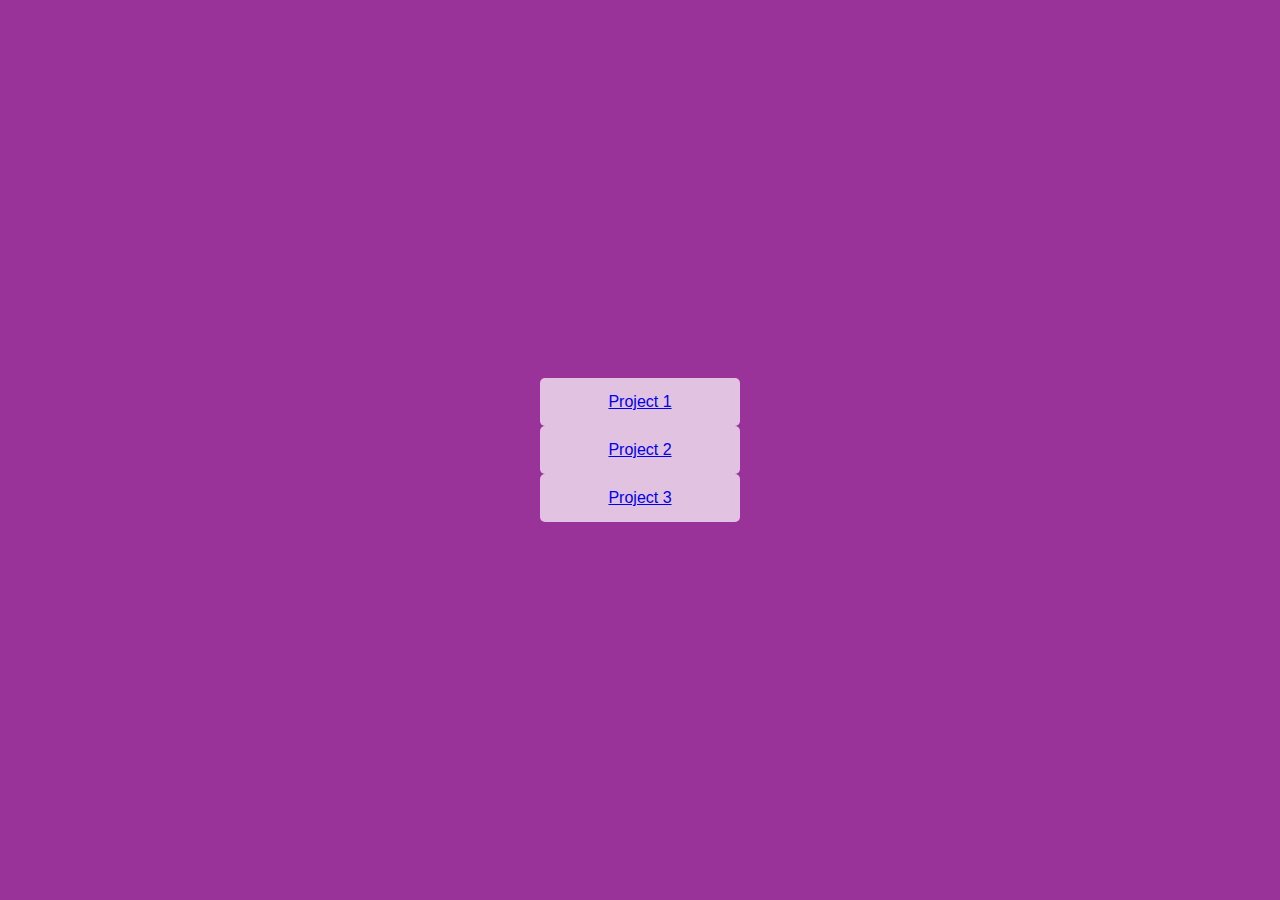
<file: index.html>
<!DOCTYPE html>
<html lang="en">
<head>
    <meta charset="UTF-8">
    <meta name="viewport" content="width=device-width, initial-scale=1.0">
    <title>Project Links</title>
    <link rel="stylesheet" href="styles.css">
</head>
<body>
    <div class="container">
        <div class="project" id="project1">
            <a href="https://monarchfs.github.io/My_Projects/Youtube_clone/Youtube.html">Project 1</a>
        </div>
        <div class="project" id="project2">
            <a href="https://monarchfs.github.io/My_Projects/RPG_Game/index.html">Project 2</a>
        </div>
        <div class="project" id="project3">
            <a href="project3.html" onclick="alert('Project 3 is currently ongoing. Please check back later for updates!'); return false;">Project 3</a>
        </div>
    </div>
</body>
</html>
</file>
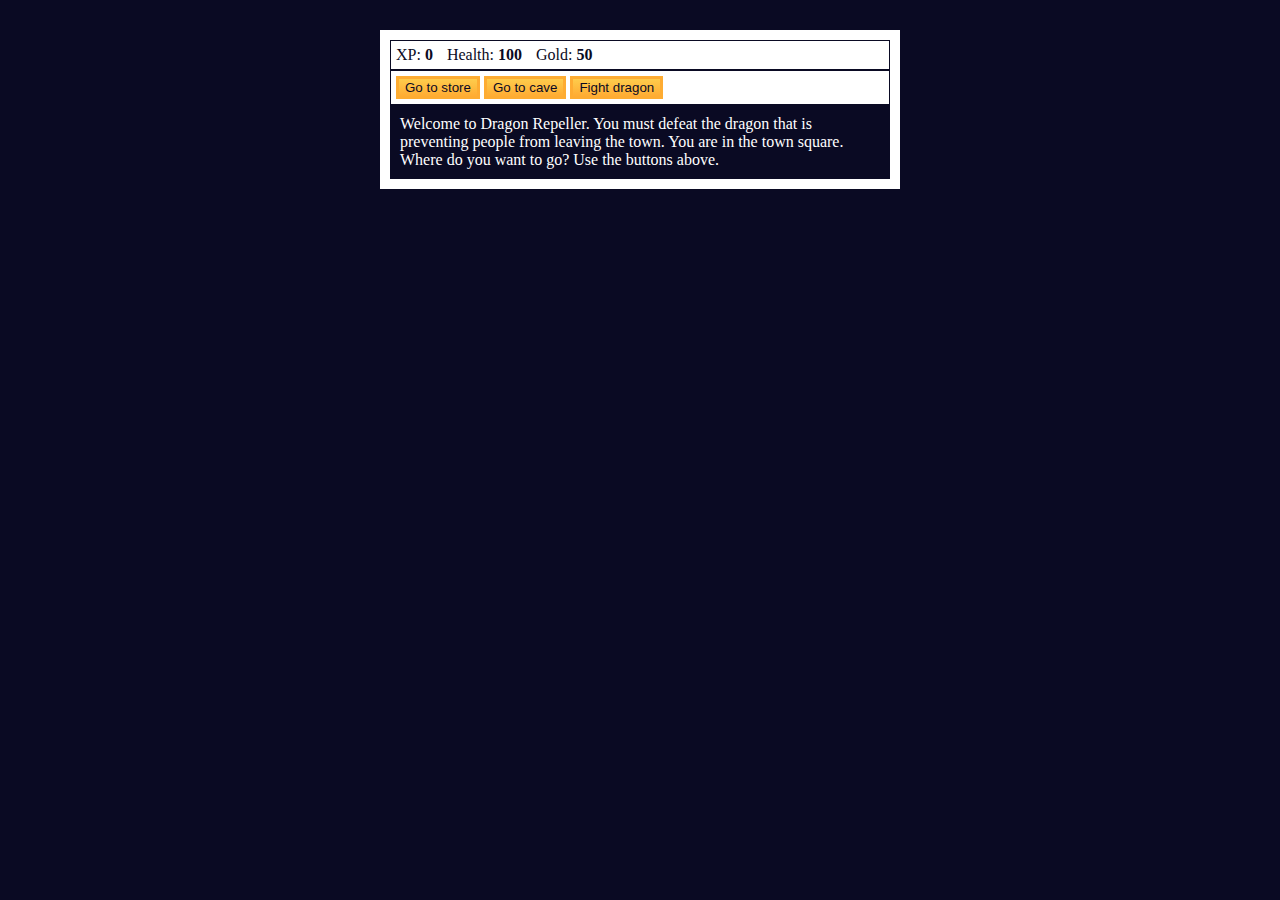
<file: RPG_Game/index.html>
<!DOCTYPE html>
<html lang="en">
  <head>
    <meta charset="utf-8">
    <link rel="stylesheet" href="./style.css">
    <title>RPG - Dragon Repeller</title>
  </head>
  <body>
    <div id="game">
      <div id="stats">
        <span class="stat">XP: <strong><span id="xpText">0</span></strong></span>
        <span class="stat">Health: <strong><span id="healthText">100</span></strong></span>
        <span class="stat">Gold: <strong><span id="goldText">50</span></strong></span>
      </div>
      <div id="controls">
        <button id="button1">Go to store</button>
        <button id="button2">Go to cave</button>
        <button id="button3">Fight dragon</button>
      </div>
      <div id="monsterStats">
        <span class="stat">Monster Name: <strong><span id="monsterName"></span></strong></span>
        <span class="stat">Health: <strong><span id="monsterHealth"></span></strong></span>
      </div>
      <div id="text">
        Welcome to Dragon Repeller. You must defeat the dragon that is preventing people from leaving the town. You are in the town square. Where do you want to go? Use the buttons above.
      </div>
    </div>
    <script src="./script.js"></script>
  </body>
</html>
</file>
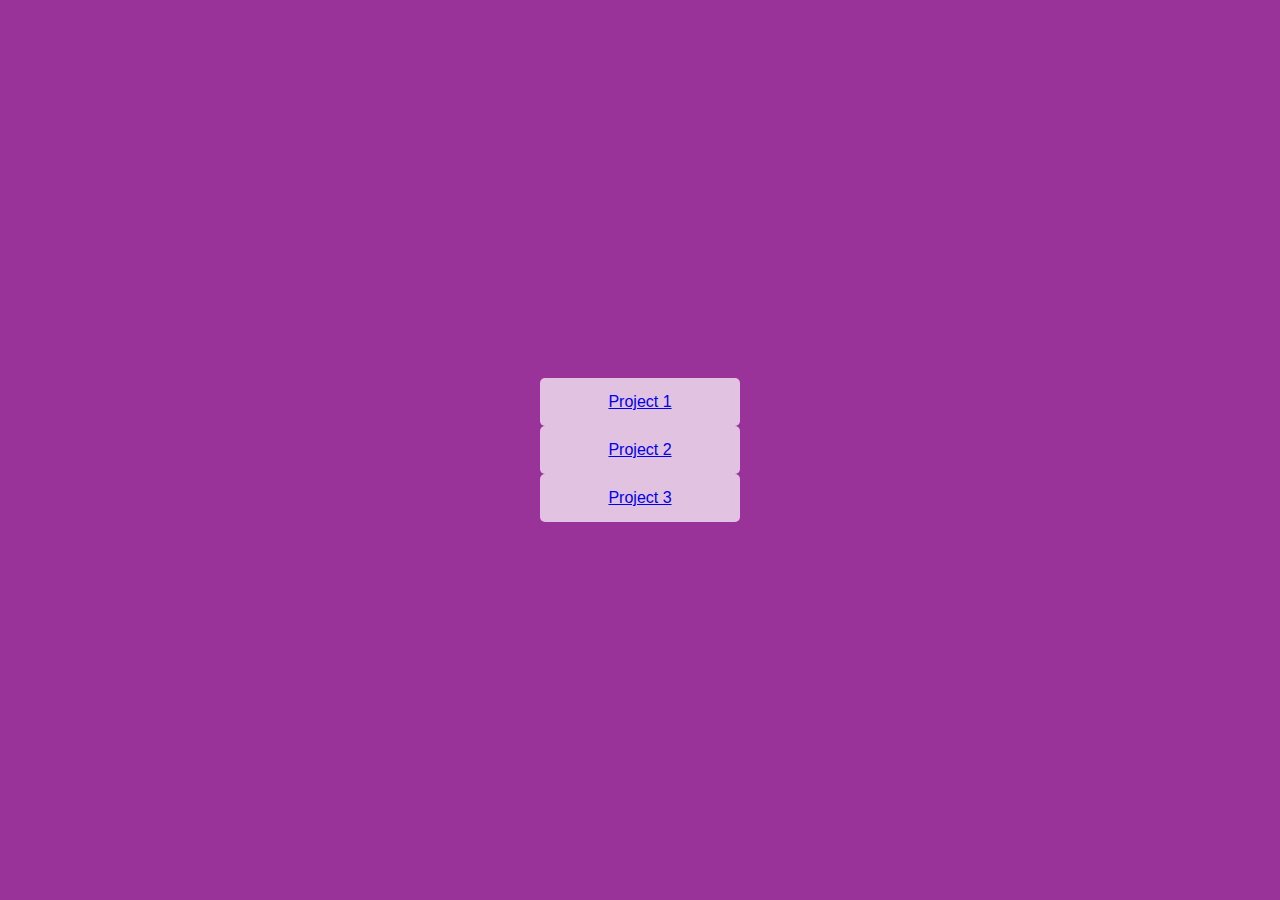
<file: myrepo.html>
<!DOCTYPE html>
<html lang="en">
<head>
    <meta charset="UTF-8">
    <meta name="viewport" content="width=device-width, initial-scale=1.0">
    <title>Project Links</title>
    <link rel="stylesheet" href="styles.css">
</head>
<body>
    <div class="container">
        <div class="project" id="project1">
            <a href="project1.html">Project 1</a>
        </div>
        <div class="project" id="project2">
            <a href="project2.html">Project 2</a>
        </div>
        <div class="project" id="project3">
            <a href="project3.html">Project 3</a>
        </div>
    </div>
</body>
</html>
</file>
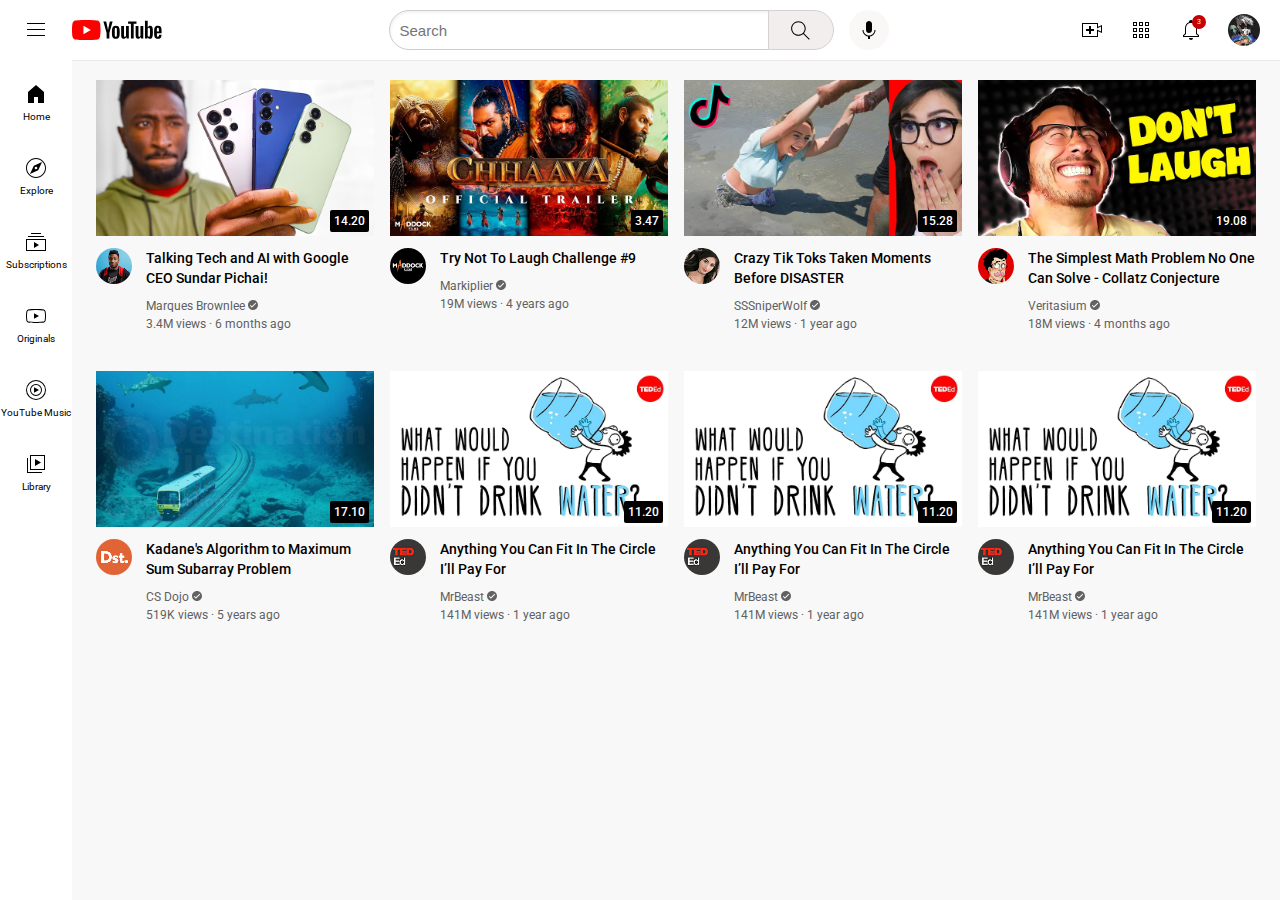
<file: Youtube_clone/Youtube.html>
<!DOCTYPE html>
<html>
  <head>
    <title>Youtube.com</title>
    <link rel="preconnect" href="https://fonts.googleapis.com">
    <link rel="preconnect" href="https://fonts.gstatic.com" crossorigin>
    <link href="https://fonts.googleapis.com/css2?family=Roboto:wght@400;500;700&display=swap" rel="stylesheet">
    <meta charset="UTF-8">
    <meta name="viewport" content="width=device-width, initial-scale=1.0">
    <link rel="stylesheet" href="styles/general.css">
    <link rel="stylesheet" href="styles/header.css">
    <link rel="stylesheet" href="styles/video.css">
    <link rel="stylesheet" href="styles/sidebar.css">

  </head>
  <body>
    <header class="header">
      <div class="left-section">
        <img class="ham-menu" src="icons/hamburger-menu.svg" alt="">
        <img class="youtube-logo" src="icons/youtube-logo.svg" alt="">
      </div>

      <div class="middle-section">
        <input class="search-bar" type="text" placeholder="Search">
        <button class="search-button">
          <img class="search-icon" src="icons/search.svg" alt="">
          <div class="tool-tip">Search</div>
        </button>
        <button class="voice-search-button">
          <img  class="voice-search-icon" src="icons/voice-search-icon.svg" alt="">
          <div class="tool-tip">Search with your voice</div>
        </button>
      </div>

      <div class="right-section">
        <div class="upload-icon-container">
          <img class="upload-icon" src="icons/upload.svg" alt="">
          <div class="tool-tip">Create</div>
        </div>
        
        <div class="youtube-apps-icon-container">
          <img class="youtube-apps-icon" src="icons/youtube-apps.svg" alt="">
          <div class="tool-tip">YouTube apps</div>
        </div>
        
        <div  class="notification-icon-container">
          <img class="notification-icon" src="icons/notifications.svg" alt="">
          <div class="notifications-count">3</div>
          <div class="tool-tip">Notifications</div>
        </div>
        
        <img class="current-user-picture" src="channel-pics/b9179707ad91ec06e95e6d10ba9175c0.jpg" alt="">
      </div>
      
    </header>

      <nav class="sidebar">
        <div  class="sidebar-link">
          <img src="icons/home.svg" alt="">
          <div>Home</div>
        </div>
        <div  class="sidebar-link">
          <img src="icons/explore.svg" alt="">
            <div>Explore</div>
        </div>
        <div  class="sidebar-link">
          <img src="icons/subscriptions.svg" alt="">
            <div>Subscriptions</div>
        </div>
        <div  class="sidebar-link">
          <img src="icons/originals.svg" alt="">
            <div>Originals</div>
        </div>
        <div  class="sidebar-link">
          <img src="icons/youtube-music.svg" alt="">
            <div>YouTube Music</div>
        </div>
        <div  class="sidebar-link">
          <img src="icons/library.svg" alt="">
            <div>Library</div>
        </div>
      </nav>

      <main>
        <section class="video-grid">
          <div class="video-preview">
            <div class="thumbnail-row">
              <img class="thumbnail" src="Thumbnails/thumb1.webp">
              <div class="video-time">14.20</div>
            </div>
            <div class="video-info-grid">
              <div class="channel-picture">
                <img class="profile-picture" src="channel-pics/channel-1.webp">
              </div>
              <div class="video-info">
                <p class="video-title">
                  Talking Tech and AI with Google CEO Sundar Pichai!
                </p>
                <p class="video-author">
                  Marques Brownlee <img class="checkmark" src="icons/YT_Official_Verified_Checkmark_Circle.svg" alt="">
                </p>
                <p class="video-stats">
                  3.4M views &#183; 6 months ago
                </p>
              </div>
            </div>
          </div>
    
          <div class="video-preview">
            <div class="thumbnail-row">
              <img class="thumbnail" src="Thumbnails/thumb2.webp">
              <div class="video-time">3.47</div>
            </div>
            <div class="video-info-grid">
              <div class="channel-picture">
                <img class="profile-picture" src="channel-pics/channel-2.webp">
              </div>
              <div class="video-info">
                <p class="video-title">
                  Try Not To Laugh Challenge #9
                </p>
                <p class="video-author">
                  Markiplier <img class="checkmark" src="icons/YT_Official_Verified_Checkmark_Circle.svg" alt="">
                </p>
                <p class="video-stats">
                  19M views &#183; 4 years ago
                </p>
              </div>
            </div>
          </div>
    
          <div class="video-preview">
            <div class="thumbnail-row">
              <img class="thumbnail" src="Thumbnails/thumbnail-3.webp">
              <div class="video-time">15.28</div>
            </div>
            <div class="video-info-grid">
              <div class="channel-picture">
                <img class="profile-picture" src="channel-pics/channel-3.webp">
              </div>
              <div class="video-info">
                <p class="video-title">
                  Crazy Tik Toks Taken Moments Before DISASTER
                </p>
                <p class="video-author">
                  SSSniperWolf <img class="checkmark" src="icons/YT_Official_Verified_Checkmark_Circle.svg" alt="">
                </p>
                <p class="video-stats">
                  12M views &#183; 1 year ago
                </p>
              </div>
            </div>
          </div>
    
          <div class="video-preview">
            <div class="thumbnail-row">
              <img class="thumbnail" src="Thumbnails/thumbnail-4.webp">
              <div class="video-time">19.08</div>
            </div>
            <div class="video-info-grid">
              <div class="channel-picture">
                <img class="profile-picture" src="channel-pics/channel-4.webp">
              </div>
              <div class="video-info">
                <p class="video-title">
                  The Simplest Math Problem No One Can Solve - Collatz Conjecture
                </p>
                <p class="video-author">
                  Veritasium <img class="checkmark" src="icons/YT_Official_Verified_Checkmark_Circle.svg" alt="">
                </p>
                <p class="video-stats">
                  18M views &#183; 4 months ago
                </p>
              </div>
            </div>
          </div>
    
          <div class="video-preview">
            <div class="thumbnail-row">
              <img class="thumbnail" src="Thumbnails/thumbnail-5.webp">
              <div class="video-time">17.10</div>
            </div>
            <div class="video-info-grid">
              <div class="channel-picture">
                <img class="profile-picture" src="channel-pics/channel-5.webp">
              </div>
              <div class="video-info">
                <p class="video-title">
                  Kadane's Algorithm to Maximum Sum Subarray Problem
                </p>
                <p class="video-author">
                  CS Dojo <img class="checkmark" src="icons/YT_Official_Verified_Checkmark_Circle.svg" alt="">
                </p>
                <p class="video-stats">
                  519K views &#183; 5 years ago
                </p>
              </div>
            </div>
          </div>
    
          <div class="video-preview">
            <div class="thumbnail-row">
              <img class="thumbnail" src="Thumbnails/thumbnail-6.webp">
              <div class="video-time">11.20</div>
            </div>
            <div class="video-info-grid">
              <div class="channel-picture">
                <img class="profile-picture" src="channel-pics/channel-6.jpeg">
              </div>
              <div class="video-info">
                <p class="video-title">
                  Anything You Can Fit In The Circle I’ll Pay For
                </p>
                <p class="video-author">
                  MrBeast <img class="checkmark" src="icons/YT_Official_Verified_Checkmark_Circle.svg" alt="">
                </p>
                <p class="video-stats">
                  141M views &#183; 1 year ago
                </p>
              </div>
            </div>
          </div>
    
          <div class="video-preview">
            <div class="thumbnail-row">
              <img class="thumbnail" src="Thumbnails/thumbnail-6.webp">
              <div class="video-time">11.20</div>
            </div>
            <div class="video-info-grid">
              <div class="channel-picture">
                <img class="profile-picture" src="channel-pics/channel-6.jpeg">
              </div>
              <div class="video-info">
                <p class="video-title">
                  Anything You Can Fit In The Circle I’ll Pay For
                </p>
                <p class="video-author">
                  MrBeast <img class="checkmark" src="icons/YT_Official_Verified_Checkmark_Circle.svg" alt="">
                </p>
                <p class="video-stats">
                  141M views &#183; 1 year ago
                </p>
              </div>
            </div>
          </div>
    
    
          <div class="video-preview">
            <div class="thumbnail-row">
              <img class="thumbnail" src="Thumbnails/thumbnail-6.webp">
              <div class="video-time">11.20</div>
            </div>
            <div class="video-info-grid">
              <div class="channel-picture">
                <img class="profile-picture" src="channel-pics/channel-6.jpeg">
              </div>
              <div class="video-info">
                <p class="video-title">
                  Anything You Can Fit In The Circle I’ll Pay For
                </p>
                <p class="video-author">
                  MrBeast <img class="checkmark" src="icons/YT_Official_Verified_Checkmark_Circle.svg" alt="">
                </p>
                <p class="video-stats">
                  141M views &#183; 1 year ago
                </p>
              </div>
            </div>
          </div> 
        </section>
      </main>     
  </body>
</html>
</file>
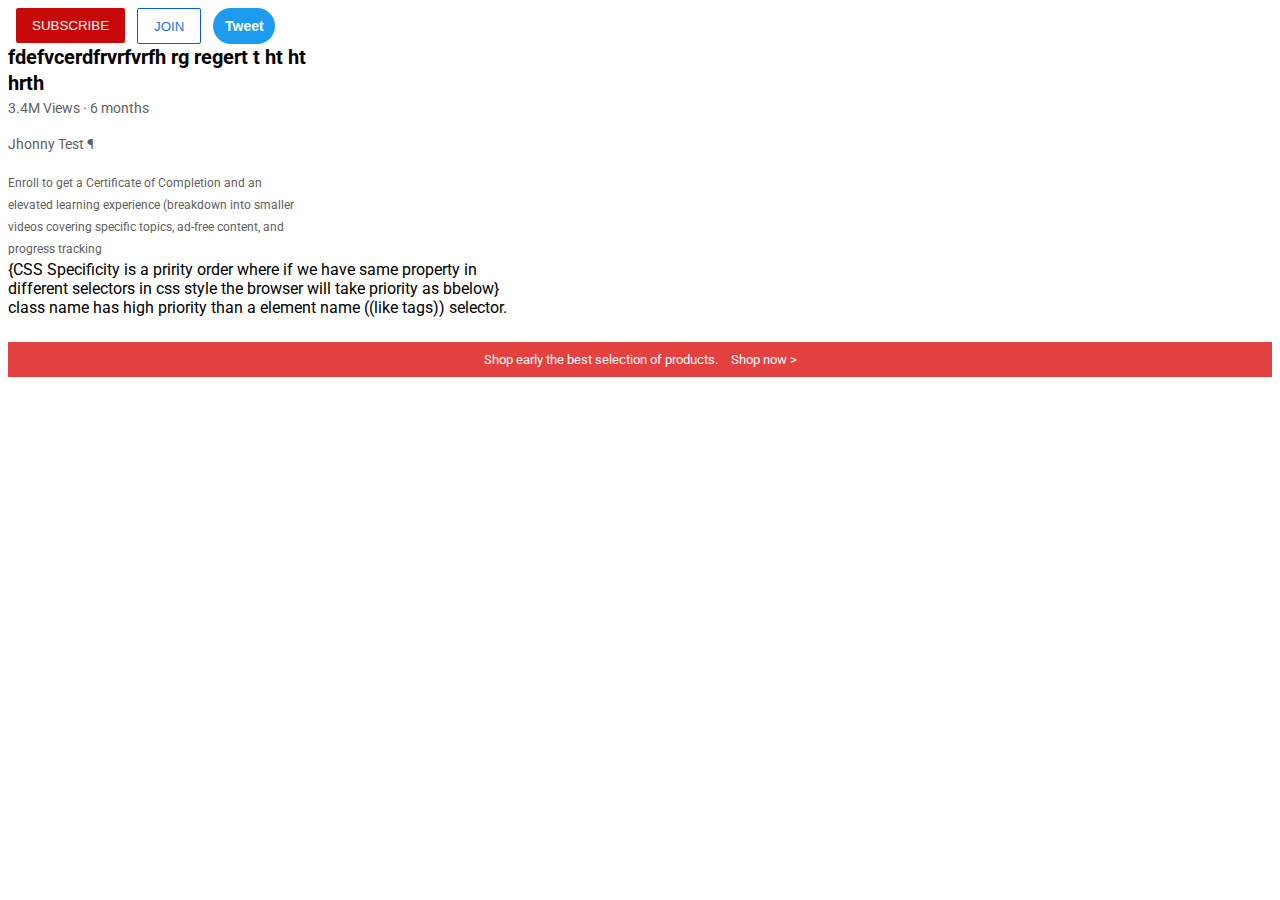
<file: Youtube_clone/Intro/website.html>
<!DOCTYPE html>
<html lang="en">
<head>
  <link rel="preconnect" href="https://fonts.googleapis.com">
  <link rel="preconnect" href="https://fonts.gstatic.com" crossorigin>
  <link href="https://fonts.googleapis.com/css2?family=Roboto:ital,wght@0,100..900;1,100..900&display=swap" rel="stylesheet">
	<meta charset="UTF-8">
  <meta name="viewport" content="width=device-width, initial-scale=1.0">
  <title>Document</title>
  <link rel="stylesheet" href="./style.css">
</head>
<body>
	<button class="s">SUBSCRIBE</button>
	<button class="j">JOIN</button>
	<button class="t">Tweet</button>
	<!-- <a href="https://www.youtube.com" target="_blank"> Link to youtube</a> -->
  <p class="video-title">fdefvcerdfrvrfvrfh rg regert t ht ht hrth</p>
  <!-- html entity like tick dot can be searched in google are write -->
   <p class="video-stats">
    3.4M Views &middot; 6 months
   </p>
   <p class="author">
    Jhonny Test &para;
   </p>
   <p class="video-description">
    Enroll to get a Certificate of Completion and an elevated learning experience (breakdown into smaller videos covering specific topics, ad-free content, and progress tracking
   </p>
   <p class="notes">
    {CSS Specificity is a pririty order where if we have same property  in <br>different selectors in css style the browser will take priority as bbelow} <br>
    class name has high priority than a element name ((like  tags)) selector.
   </p>

   <p class="apple-text">Shop early the best selection of products. <span class="shop-link">Shop now &gt;</span> </p>

</body>
</html>
</file>
<file: styles.css>
* {
    box-sizing: border-box;
    margin: 0;
    padding: 0;
}

body {
    font-family: Arial, sans-serif;
    background-image: url('https://wallpapersok.com/images/high/jinwoos-shadow-army-solo-leveling-4k-hprkuvt8zhmwdurl.jpg'); /* Replace with your image path */
    background-size: cover;
    background-position: center;
    height: 100vh;
    background-color: rgba(128, 0, 128, 0.8); /* Purple background with transparency */
}

.container {
    display: flex;
    flex-direction: column;
    align-items: center;
    justify-content: center;
    height: 100%;
    text-align: center;
}

h1 {
    color: white;
    margin-bottom: 20px;
}

.projects {
    display: flex;
    flex-direction: column;
    gap: 20px; /* Space between project links */
}

.project {
    background-color: rgba(255, 255, 255, 0.7); /* Light background for links */
    color: #800080; /* Purple text */
    padding: 15px 30px;
    text-decoration: none;
    border-radius: 5px;
    transition: 0.3s;
    width: 200px; /* Width for buttons */
}

.project:hover {
    background-color: rgba(255, 255, 255, 1); /* Change background on hover */
    transform: scale(1.05); /* Slight scale effect */
}

/* Responsive styles */
@media (min-width: 600px) {
    .projects {
        flex-direction: row; /* Change to row layout on larger screens */
    }
}
</file>
<file: RPG_Game/style.css>
body {
    background-color: #0a0a23;
  }
  
  #text {
    background-color: #0a0a23;
    color: #ffffff;
    padding: 10px;
  }
  
  #game {
    max-width: 500px;
    max-height: 400px;
    background-color: #ffffff;
    color: #ffffff;
    margin: 30px auto 0px;
    padding: 10px;
  }
  
  #controls,
  #stats {
    border: 1px solid #0a0a23;
    padding: 5px;
    color: #0a0a23;
  }
  
  #monsterStats {
    display: none;
    border: 1px solid #0a0a23;
    padding: 5px;
    color: #ffffff;
    background-color: #c70d0d;
  }
  
  .stat {
    padding-right: 10px;
  }
  
  button {
    cursor: pointer;
    color: #0a0a23;
    background-color: #feac32;
    background-image: linear-gradient(#fecc4c, #ffac33);
    border: 3px solid #feac32;
  }
</file>
<file: Youtube_clone/styles/general.css>
p {
    margin-top: 0;
    margin-bottom: 0;
  }

  body{
    font-family: Roboto, Arial;
    margin: 0;
    padding-top: 80px;
    padding-left: 96px;
    padding-right: 24px;
    padding-bottom: 50px;
    background-color: rgb(248, 248, 248);
  }
</file>
<file: Youtube_clone/styles/header.css>
.header{
    height: 60px;
    display: flex;
    flex-direction: row;
    justify-content: space-between;
    position: fixed;
    top: 0;
    left: 0;
    right: 0;
    z-index: 100;
    background-color: white;
    border-bottom-width:1px ;
    border-bottom-style: solid;
    border-bottom-color: rgb(235, 232, 232);
}

.left-section{
    display: flex;
    align-items: center;

    
}

.ham-menu{
    height: 24px;
    margin-left: 24px;
    margin-right: 24px;
}

.youtube-logo{
    height: 20px;
}

.middle-section{
    flex: 1;
    margin-left: 70px;
    margin-right: 35px;
    max-width: 500px;
    display: flex;
    align-items: center;
}

.search-bar{
    flex: 1;
    height: 36px;
    font-size: 15px;
    padding-left: 10px;
    border: 1px solid #ccc;
    border-radius: 20px 0 0 20px;
    box-shadow: inset 1px 2px 3px rgba(0, 0, 0, 0.05); 
    /* width zero so tyhat the search bar shrink */
    width: 0;

}

.search-bar:focus {
    box-shadow: 0 0 0 1px #87ceeb; /* darker light blue shadow on focus */
    border-color: 1px solid #87ceeb;
    outline: none;
  }

.search-button{
    height: 40px;
    width: 66px;
    border-radius: 0 20px 20px 0;
    background-color: rgb(243, 238, 238);
    border-width: 1px;
    border-style: solid;
    border-color: lightgray;
    margin-left: -1px;
    margin-right: 10px;
    position: relative;
}

.search-button,.voice-search-button,.upload-icon-container,.youtube-apps-icon-container,.notification-icon-container{
    position: relative;
    display: flex;
    justify-content: center;
    align-items: center;
}

.search-button .tool-tip,.voice-search-button .tool-tip,.upload-icon-container .tool-tip,.youtube-apps-icon-container .tool-tip,.notification-icon-container .tool-tip{
    position: absolute;
    background-color: grey;
    color: white;
    padding: 4px 8px;
    border-radius: 2px;
    font-size: 12px;
    bottom: -30px;
    opacity: 0;
    transition: opacity 0.15s;
    pointer-events: none;
    white-space: nowrap;


}

.search-button:hover  .tool-tip,.voice-search-button:hover .tool-tip,.upload-icon-container:hover .tool-tip,.youtube-apps-icon-container:hover .tool-tip,.notification-icon-container:hover .tool-tip{
    opacity: 1;
}

.search-bar::placeholder{
    font-size: 15px;
    
}

.search-icon{
    height: 25px;
}

.voice-search-button{
    margin-left: 5px;
    height: 40px;
    width: 40px;
    border-radius: 20px;
    border: none;
    background-color: rgb(250, 247, 247);
}

.voice-search-icon{
    height: 24px;
    
}

.right-section{
    width: 180px;
    display: flex;
    align-items: center;
    justify-content: space-between;
    margin-right: 20px;
    flex-shrink: 0;
}

.upload-icon{
    height: 24px;
}

.youtube-apps-icon{
    height: 24px;
}

.notification-icon{
    height: 24px;
}

.notification-icon-container{
    position: relative;
}
.notifications-count{
    position: absolute;
    top: -3px;
    right: -3px;
    background-color: rgb(198, 0, 0);
    color: white;
    font-size: 7px;
    padding: 3px 5px;
    border-radius: 10px;
}

.current-user-picture{
    height: 32px;
    border-radius: 16px;
}
</file>
<file: Youtube_clone/styles/video.css>
.thumbnail {
    width: 100%;
  }

  

  .video-title {
    margin-top: 0;
    font-size: 14px;
    font-weight: 500;
    line-height: 20px;
    margin-bottom: 10px;
  }

  .video-info-grid {
    display: grid;
    grid-template-columns: 50px 1fr;
  }

  .profile-picture {
    width: 36px;
    border-radius: 50px;
  }

  .thumbnail-row {
    margin-bottom: 8px;
    position: relative;
  }

  .video-author,
  .video-stats{
    font-size: 12px;
    color: rgb(96, 96, 96);
  }

  .video-author {
    margin-bottom: 4px;
  }

  .checkmark{
    width: 10px;
    margin-top: 2px;
    opacity: 0.6;
  }

  .video-grid {
    display: grid;
    grid-template-columns: 1fr 1fr 1fr;
    column-gap: 16px;
    row-gap: 40px;
  }

  @media (max-width:750px) {
    .video-grid{
        grid-template-columns: 1fr 1fr;
    }
  }

  @media (max-width:751px) and (min-width:999px){
    .video-grid{
        grid-template-columns: 1fr 1fr 1fr;
    }

  }

  @media (min-width:1000px) {
    .video-grid{
        grid-template-columns: 1fr 1fr 1fr 1fr;
    }
  }
  


  .video-time{
    font-size: 12px;
    font-weight: 500;
    padding: 4px;
    border-radius: 2px;
    background-color: black;
    color: white;
    position: absolute;
    bottom: 8px;
    right: 5px;
    }
</file>
<file: Youtube_clone/styles/sidebar.css>
.sidebar{
    position: fixed;
    left: 0;
    bottom: 0;
    top: 60px;
    background-color: white;
    width: 72px;
    z-index: 200;
    padding: 5px 0;
}
.sidebar-link{
    display: flex;
    height: 74px;
    justify-content: center;
    align-items: center;
    flex-direction: column; /*use this to get the home exploretextbelowicons*/
    cursor: pointer;
}

.sidebar-link:hover{
    background-color: rgb(234, 234, 234);
}

.sidebar-link img{
    height: 24px;
    margin-bottom: 4.5px;
}

/* below example is to tager all div  within sidebar class thhis is  used whenwe havespace afterclass seklecter.withcomma selectprits to targetmultuiple  class at atime. */
.sidebar-link div{
    font-size: 10px;
}
</file>
<file: Youtube_clone/Intro/style.css>
p{
    font-family: Roboto;
    margin-top: 0;
    margin-bottom: 0;
  }

  .notes{
    margin-bottom: 25px;
  }

  .s{
    background-color :rgb(200, 9, 9);
    color: white;
    margin-right: 8px;
    margin-left: 8px;
    padding-top: 10px;
    padding-bottom: 10px;
    padding-left: 16px;
    padding-right: 16px;
    border: none;
    border-radius: 2px;
    cursor: pointer;
    transition: opacity 0.17s;
    vertical-align: top;
  }

  /* psuedo class */
  .s:hover{
    opacity: 0.7;
  }

  /* psuedo class */
  .s:hover:active{
    opacity: 0.4;
  }

  .j:hover{
    background-color: rgb(41, 115, 243) ;
    color: white;
  }

  .j:active{
    opacity: 0.7;
  }

  

  .j{
    background-color :white;
    color: rgb(41, 115, 243);
    border-color: rgb(6, 95, 212);
    border-style: solid;
    border-width: 1px;
    border-radius: 2px;
    cursor: pointer;
    transition: background-color 1s, color 1s;
    padding-top: 10px;
    padding-bottom: 9px;
    padding-left: 16px;
    padding-right: 16px;
  }

  .t{
    background-color :rgb(29, 155, 240);
    color: white;
    border: none;
    font-weight: bold;
    font-size: 14px;
    height: 36px;
    width: 62px;
    border-width: 1px;
    margin-left: 8px;
    border-radius: 18px ;
    cursor: pointer;
    transition: box-shadow 0.16s;
    vertical-align: top;
    
  }

  .t:hover{
    background-color: ;
    box-shadow: 5px 5px 8px rgba(0, 0, 0,0.17);
  }

  .video-title{
      
      font-size: 20px;
      font-weight: bold;
      width: 300px;
      line-height: 26px;
      margin-bottom: 4px;
  }

  .video-stats{
    
    font-size: 14px;
    color: rgb(96,96,96);
    margin-bottom: 20px;
  }

  .author{
    
    font-size: 14px;
    color: rgb(96,96,96);
    margin-bottom: 20px;
  }

  .video-description{
    
    font-size: 12px;
    color: rgb(96,96,96);
    width: 300px;
    line-height: 22px;
  }

  .apple-text{
    margin-bottom: 50px;
    font-size: 13px;
    background-color: rgb(227,65,64);
    color: white;
    text-align: center;
    padding-top: 10px;
    padding-bottom: 10px;
  }

  .shop-link{
    cursor: pointer;
    margin-left: 10px;
  }
  .shop-link:hover{
    text-decoration: underline;

  }
</file>
